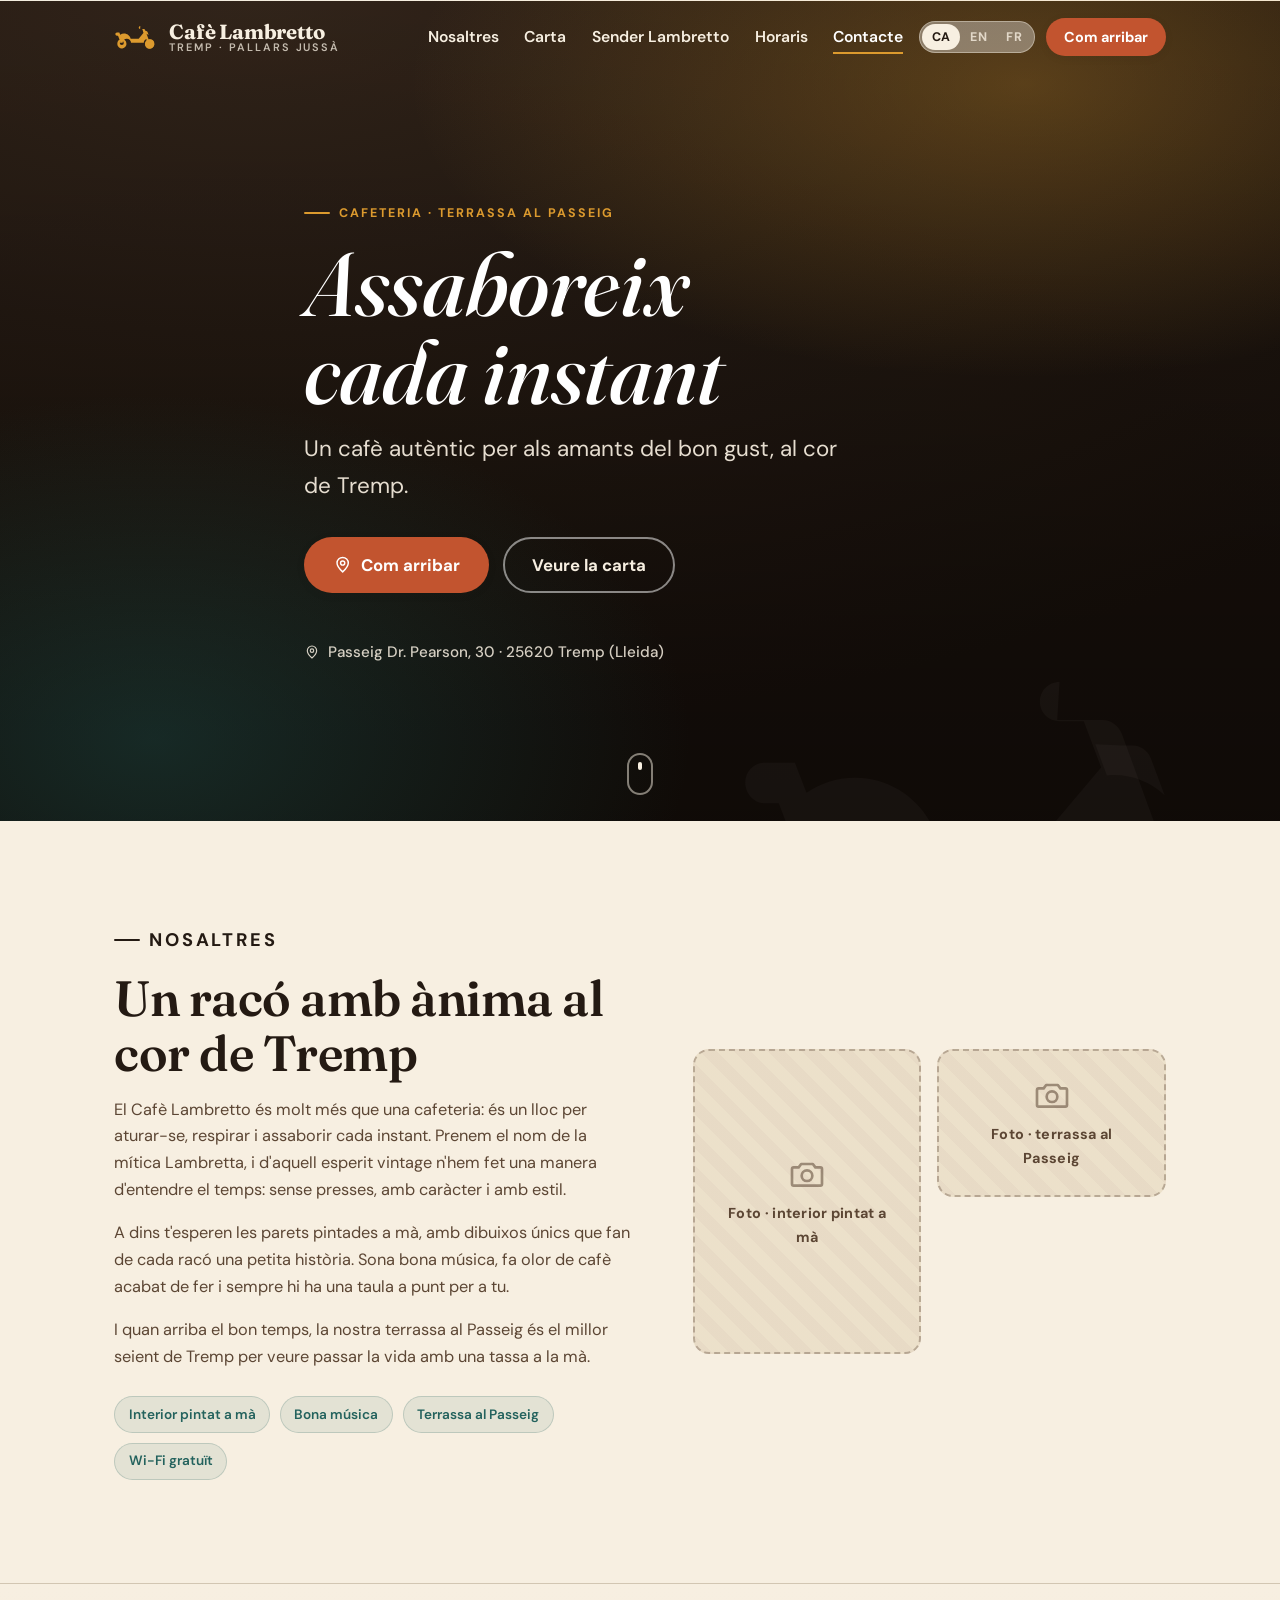
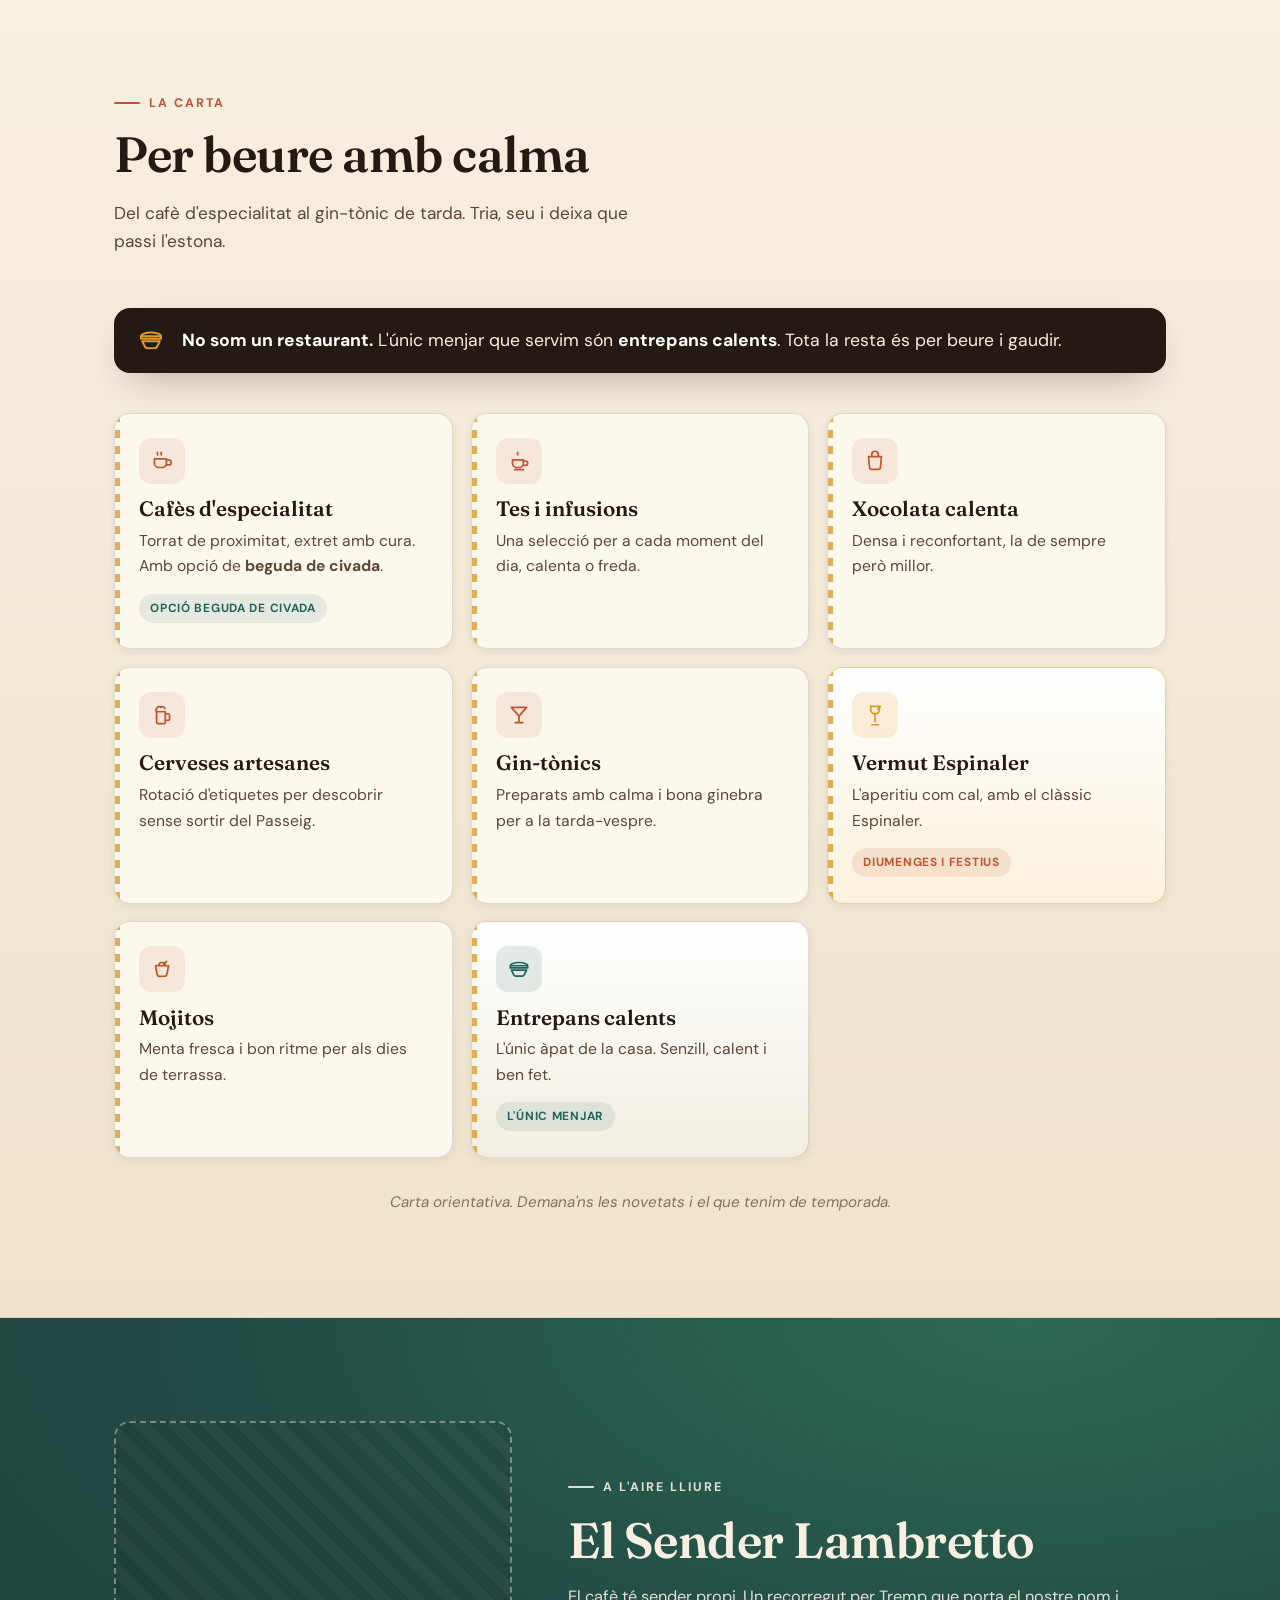
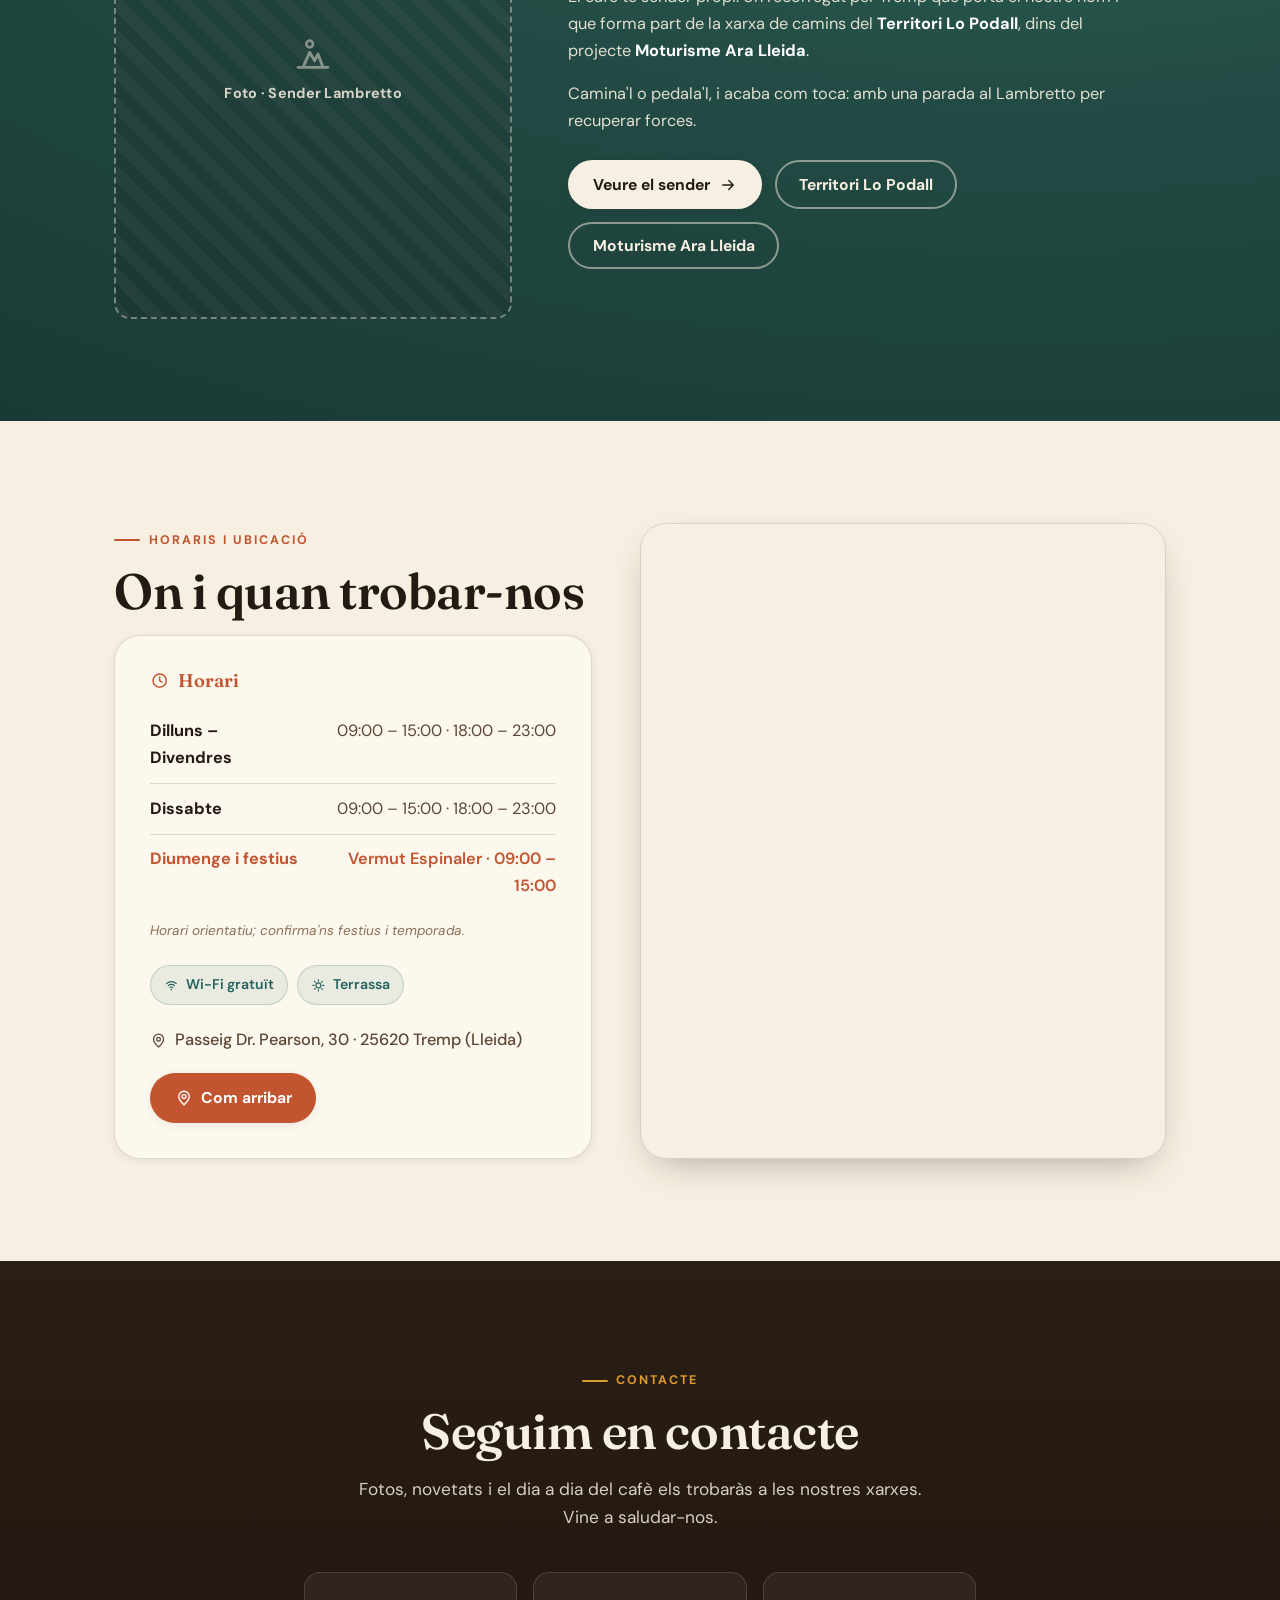
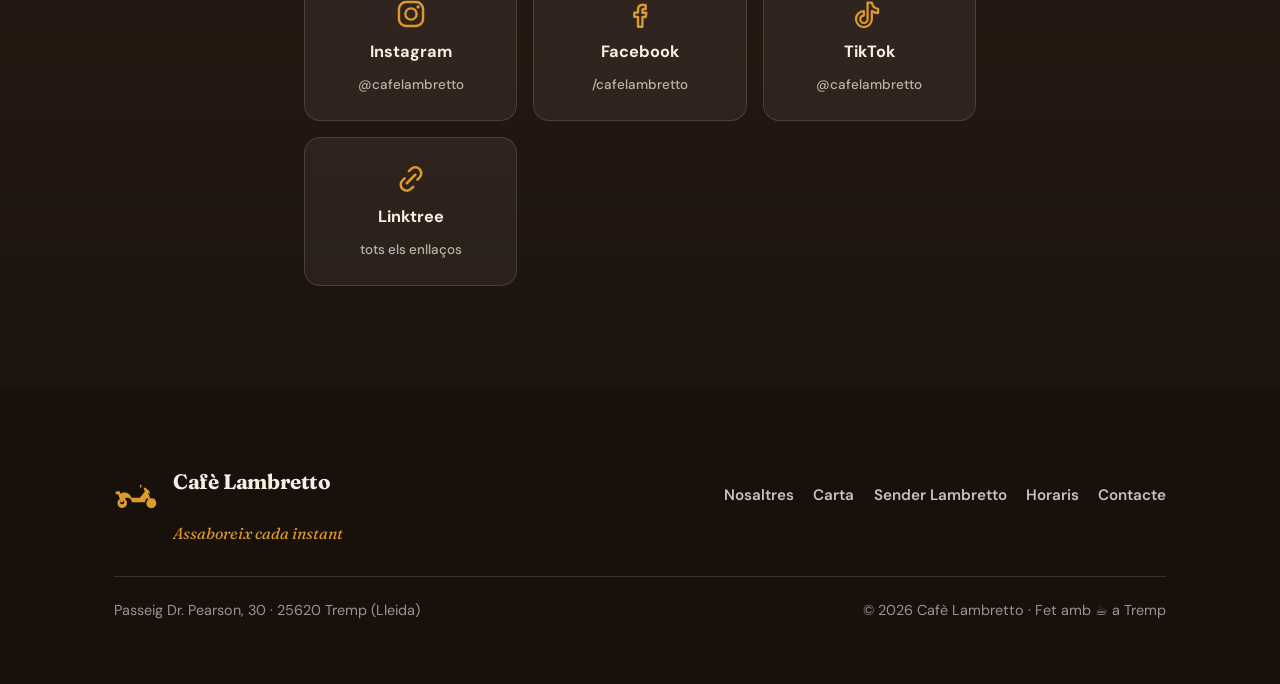
<file: index.html>
<!doctype html>
<html lang="ca">
<head>
  <meta charset="utf-8" />
  <meta name="viewport" content="width=device-width, initial-scale=1" />

  <!-- ============================================================
       PRIMARY SEO  ·  Catalan (idioma principal)
       Paraules clau locals: "cafeteria Tremp", "cafè Pallars Jussà"
       ============================================================ -->
  <title data-i18n="meta.title">Cafè Lambretto · Cafeteria amb terrassa a Tremp (Pallars Jussà)</title>
  <meta name="description" data-i18n="meta.description"
        content="Cafè Lambretto és una cafeteria amb terrassa al Passeig de Tremp (Pallars Jussà). Cafès d'especialitat (amb opció de beguda de civada), tes, gin-tònics, vermut Espinaler i entrepans calents. Assaboreix cada instant." />
  <meta name="keywords" content="cafeteria Tremp, cafè Pallars Jussà, cafè Tremp, terrassa Tremp, cafè d'especialitat Tremp, esmorzars Tremp, gin-tònic Tremp, vermut Tremp" />
  <meta name="author" content="Cafè Lambretto" />
  <meta name="robots" content="index, follow" />
  <meta name="theme-color" content="#221a14" />
  <meta name="geo.region" content="ES-CT" />
  <meta name="geo.placename" content="Tremp, Pallars Jussà, Lleida" />
  <meta name="geo.position" content="42.16656;0.89460" />
  <meta name="ICBM" content="42.16656, 0.89460" />

  <!-- Canonical + alternates per idioma (a punt per a /en/ i /fr/) -->
  <link rel="canonical" href="https://www.cafelambretto.cat/" />
  <link rel="alternate" hreflang="ca" href="https://www.cafelambretto.cat/" />
  <!-- Quan existeixin les versions traduïdes, descomenta:
  <link rel="alternate" hreflang="en" href="https://www.cafelambretto.cat/en/" />
  <link rel="alternate" hreflang="fr" href="https://www.cafelambretto.cat/fr/" />
  -->
  <link rel="alternate" hreflang="x-default" href="https://www.cafelambretto.cat/" />

  <!-- ============================================================
       OPEN GRAPH  ·  per compartir a xarxes socials
       ============================================================ -->
  <meta property="og:type" content="restaurant.restaurant" />
  <meta property="og:site_name" content="Cafè Lambretto" />
  <meta property="og:locale" content="ca_ES" />
  <meta property="og:locale:alternate" content="en_GB" />
  <meta property="og:locale:alternate" content="fr_FR" />
  <meta property="og:title" content="Cafè Lambretto · Cafeteria amb terrassa a Tremp" />
  <meta property="og:description" content="Un cafè autèntic per als amants del bon gust, amb terrassa al Passeig de Tremp. Assaboreix cada instant." />
  <meta property="og:url" content="https://www.cafelambretto.cat/" />
  <meta property="og:image" content="https://www.cafelambretto.cat/assets/img/og-image.png" />
  <meta property="og:image:width" content="1200" />
  <meta property="og:image:height" content="630" />
  <meta property="og:image:alt" content="Cafè Lambretto — cafeteria a Tremp, Pallars Jussà" />

  <!-- Twitter / X -->
  <meta name="twitter:card" content="summary_large_image" />
  <meta name="twitter:title" content="Cafè Lambretto · Cafeteria amb terrassa a Tremp" />
  <meta name="twitter:description" content="Un cafè autèntic per als amants del bon gust, amb terrassa al Passeig de Tremp. Assaboreix cada instant." />
  <meta name="twitter:image" content="https://www.cafelambretto.cat/assets/img/og-image.png" />

  <!-- Favicons -->
  <link rel="icon" href="assets/img/favicon.svg" type="image/svg+xml" />
  <link rel="icon" href="assets/img/favicon-32.png" sizes="32x32" type="image/png" />
  <link rel="apple-touch-icon" href="assets/img/apple-touch-icon.png" />
  <link rel="manifest" href="site.webmanifest" />

  <!-- Fonts (amb caràcter: Fraunces per als títols, DM Sans per al cos) -->
  <link rel="preconnect" href="https://fonts.googleapis.com" />
  <link rel="preconnect" href="https://fonts.gstatic.com" crossorigin />
  <link rel="preload" as="style"
        href="https://fonts.googleapis.com/css2?family=DM+Sans:opsz,wght@9..40,400;9..40,500;9..40,700&family=Fraunces:ital,opsz,wght@0,9..144,400;0,9..144,500;0,9..144,600;0,9..144,700;1,9..144,400;1,9..144,500;1,9..144,600&display=swap" />
  <link rel="stylesheet"
        href="https://fonts.googleapis.com/css2?family=DM+Sans:opsz,wght@9..40,400;9..40,500;9..40,700&family=Fraunces:ital,opsz,wght@0,9..144,400;0,9..144,500;0,9..144,600;0,9..144,700;1,9..144,400;1,9..144,500;1,9..144,600&display=swap" />

  <link rel="stylesheet" href="assets/css/styles.css" />

  <!-- ============================================================
       SCHEMA.ORG  ·  CafeOrCoffeeShop (SEO local)
       ⚠️ Revisa telèfon i horaris marcats "PER CONFIRMAR".
       ============================================================ -->
  <script type="application/ld+json">
  {
    "@context": "https://schema.org",
    "@type": "CafeOrCoffeeShop",
    "@id": "https://www.cafelambretto.cat/#cafe",
    "name": "Cafè Lambretto",
    "slogan": "Assaboreix cada instant",
    "description": "Cafeteria amb terrassa al Passeig de Tremp (Pallars Jussà). Cafès d'especialitat, tes i infusions, xocolata calenta, cerveses artesanes, gin-tònics, vermut Espinaler, mojitos i entrepans calents.",
    "url": "https://www.cafelambretto.cat/",
    "image": "https://www.cafelambretto.cat/assets/img/og-image.png",
    "logo": "https://www.cafelambretto.cat/assets/img/favicon.svg",
    "priceRange": "€€",
    "servesCuisine": ["Cafeteria", "Cafès d'especialitat", "Entrepans"],
    "currenciesAccepted": "EUR",
    "paymentAccepted": "Efectiu, Targeta",
    "telephone": "+34-642-42-04-42",
    "address": {
      "@type": "PostalAddress",
      "streetAddress": "Passeig Dr. Pearson, 30",
      "addressLocality": "Tremp",
      "addressRegion": "Lleida",
      "postalCode": "25620",
      "addressCountry": "ES"
    },
    "geo": {
      "@type": "GeoCoordinates",
      "latitude": 42.16656,
      "longitude": 0.89460
    },
    "hasMap": "https://www.google.com/maps/search/?api=1&query=Caf%C3%A8+Lambretto+Passeig+Dr.+Pearson+30+Tremp",
    "amenityFeature": [
      { "@type": "LocationFeatureSpecification", "name": "Terrassa", "value": true },
      { "@type": "LocationFeatureSpecification", "name": "Wi-Fi gratuït", "value": true }
    ],
    "openingHoursSpecification": [
      {
        "@type": "OpeningHoursSpecification",
        "dayOfWeek": ["Monday", "Tuesday", "Wednesday", "Thursday", "Friday", "Saturday", "Sunday"],
        "opens": "09:00",
        "closes": "15:00"
      },
      {
        "@type": "OpeningHoursSpecification",
        "dayOfWeek": ["Monday", "Tuesday", "Wednesday", "Thursday", "Friday", "Saturday", "Sunday"],
        "opens": "18:00",
        "closes": "23:00"
      }
    ],
    "sameAs": [
      "https://www.instagram.com/cafelambretto",
      "https://www.facebook.com/cafelambretto",
      "https://www.tiktok.com/@cafelambretto",
      "https://linktr.ee/cafelambretto"
    ]
  }
  </script>
</head>

<body>
  <a class="skip-link" href="#inici" data-i18n="a11y.skip">Vés al contingut</a>

  <!-- =========================== HEADER =========================== -->
  <header class="site-header" id="siteHeader">
    <div class="container header-inner">
      <a class="brand" href="#inici" aria-label="Cafè Lambretto — inici">
        <svg class="brand__mark" viewBox="0 0 48 48" aria-hidden="true" focusable="false">
          <use href="#icon-scooter" />
        </svg>
        <span class="brand__text">
          <span class="brand__name">Cafè Lambretto</span>
          <span class="brand__tag" data-i18n="brand.tag">Tremp · Pallars Jussà</span>
        </span>
      </a>

      <nav class="main-nav" id="mainNav" aria-label="Menú principal">
        <ul class="main-nav__list">
          <li><a href="#nosaltres" data-i18n="nav.about">Nosaltres</a></li>
          <li><a href="#carta" data-i18n="nav.menu">Carta</a></li>
          <li><a href="#sender" data-i18n="nav.trail">Sender Lambretto</a></li>
          <li><a href="#horaris" data-i18n="nav.hours">Horaris</a></li>
          <li><a href="#contacte" data-i18n="nav.contact">Contacte</a></li>
        </ul>
      </nav>

      <div class="header-actions">
        <div class="lang-switch" role="group" aria-label="Idioma / Language / Langue">
          <button type="button" class="lang-switch__btn is-active" data-lang="ca" lang="ca" aria-pressed="true">CA</button>
          <button type="button" class="lang-switch__btn" data-lang="en" lang="en" aria-pressed="false">EN</button>
          <button type="button" class="lang-switch__btn" data-lang="fr" lang="fr" aria-pressed="false">FR</button>
        </div>

        <a class="btn btn--primary btn--sm header-cta"
           href="https://www.google.com/maps/dir/?api=1&destination=Caf%C3%A8%20Lambretto%2C%20Passeig%20Dr.%20Pearson%2C%2030%2C%2025620%20Tremp"
           target="_blank" rel="noopener" data-i18n="cta.directions">Com arribar</a>

        <button type="button" class="nav-toggle" id="navToggle" aria-expanded="false" aria-controls="mainNav">
          <span class="nav-toggle__box" aria-hidden="true"><span class="nav-toggle__bar"></span></span>
          <span class="sr-only" data-i18n="a11y.menu">Obre el menú</span>
        </button>
      </div>
    </div>
  </header>

  <main>
    <!-- =========================== HERO =========================== -->
    <section class="hero" id="inici">
      <div class="hero__bg" aria-hidden="true">
        <!-- 🖼️ FOTO PRINCIPAL: quan la tinguis, afegeix una imatge de la
             terrassa/local i descomenta la línia següent (i baixa l'opacitat
             dels degradats a .hero__bg si cal). Recomanat: 2000px d'ample. -->
        <!-- <img class="hero__photo" src="assets/img/terrassa_01.jpg" alt="" /> -->
        <svg class="hero__scooter" viewBox="0 0 220 120" aria-hidden="true"><use href="#icon-scooter-full" /></svg>
      </div>

      <div class="container hero__inner">
        <p class="eyebrow eyebrow--light" data-i18n="hero.eyebrow">Cafeteria · Terrassa al Passeig</p>
        <h1 class="hero__slogan"><em data-i18n="hero.slogan">Assaboreix cada instant</em></h1>
        <p class="hero__sub" data-i18n="hero.sub">
          Un cafè autèntic per als amants del bon gust, al cor de Tremp.
        </p>
        <div class="hero__cta">
          <a class="btn btn--primary btn--lg"
             href="https://www.google.com/maps/dir/?api=1&destination=Caf%C3%A8%20Lambretto%2C%20Passeig%20Dr.%20Pearson%2C%2030%2C%2025620%20Tremp"
             target="_blank" rel="noopener">
            <svg class="btn__icon" viewBox="0 0 24 24" aria-hidden="true"><use href="#icon-pin" /></svg>
            <span data-i18n="cta.directions">Com arribar</span>
          </a>
          <a class="btn btn--ghost btn--lg" href="#carta" data-i18n="cta.menu">Veure la carta</a>
        </div>
        <p class="hero__addr">
          <svg class="inline-icon" viewBox="0 0 24 24" aria-hidden="true"><use href="#icon-pin" /></svg>
          Passeig Dr. Pearson, 30 · 25620 Tremp (Lleida)
        </p>
      </div>

      <a class="hero__scroll" href="#nosaltres" aria-label="Baixa">
        <span class="hero__scroll-dot"></span>
      </a>
    </section>

    <!-- =========================== SOBRE NOSALTRES =========================== -->
    <section class="section section--about" id="nosaltres">
      <div class="container about">
        <div class="about__text reveal">
          <p class="eyebrow" data-i18n="about.eyebrow">Nosaltres</p>
          <h2 class="section__title" data-i18n="about.title">Un racó amb ànima al cor de Tremp</h2>
          <p data-i18n="about.p1">
            El Cafè Lambretto és molt més que una cafeteria: és un lloc per aturar-se, respirar
            i assaborir cada instant. Prenem el nom de la mítica Lambretta, i d'aquell esperit
            vintage n'hem fet una manera d'entendre el temps: sense presses, amb caràcter i amb estil.
          </p>
          <p data-i18n="about.p2">
            A dins t'esperen les parets pintades a mà, amb dibuixos únics que fan de cada racó una
            petita història. Sona bona música, fa olor de cafè acabat de fer i sempre hi ha una taula
            a punt per a tu.
          </p>
          <p data-i18n="about.p3">
            I quan arriba el bon temps, la nostra terrassa al Passeig és el millor seient de Tremp per
            veure passar la vida amb una tassa a la mà.
          </p>
          <ul class="about__chips" aria-label="Ambient">
            <li data-i18n="about.chip1">Interior pintat a mà</li>
            <li data-i18n="about.chip2">Bona música</li>
            <li data-i18n="about.chip3">Terrassa al Passeig</li>
            <li data-i18n="about.chip4">Wi-Fi gratuït</li>
          </ul>
        </div>

        <div class="about__media reveal">
          <!-- 🖼️ FOTO: interior pintat a mà (recomanat vertical) -->
          <figure class="ph ph--tall" data-photo="interior_01">
            <svg class="ph__icon" viewBox="0 0 24 24" aria-hidden="true"><use href="#icon-camera" /></svg>
            <figcaption class="ph__label" data-i18n="ph.interior">Foto · interior pintat a mà</figcaption>
          </figure>
          <figure class="ph ph--wide" data-photo="terrassa_01">
            <svg class="ph__icon" viewBox="0 0 24 24" aria-hidden="true"><use href="#icon-camera" /></svg>
            <figcaption class="ph__label" data-i18n="ph.terrace">Foto · terrassa al Passeig</figcaption>
          </figure>
        </div>
      </div>
    </section>

    <!-- =========================== CARTA =========================== -->
    <section class="section section--menu" id="carta">
      <div class="container">
        <header class="section__head reveal">
          <p class="eyebrow" data-i18n="menu.eyebrow">La carta</p>
          <h2 class="section__title" data-i18n="menu.title">Per beure amb calma</h2>
          <p class="section__intro" data-i18n="menu.intro">
            Del cafè d'especialitat al gin-tònic de tarda. Tria, seu i deixa que passi l'estona.
          </p>
        </header>

        <div class="callout reveal">
          <svg class="callout__icon" viewBox="0 0 24 24" aria-hidden="true"><use href="#icon-sandwich" /></svg>
          <p data-i18n="menu.notice">
            <strong>No som un restaurant.</strong> L'únic menjar que servim són
            <strong>entrepans calents</strong>. Tota la resta és per beure i gaudir.
          </p>
        </div>

        <ul class="menu-grid">
          <li class="menu-card reveal">
            <span class="menu-card__ico" aria-hidden="true"><svg viewBox="0 0 24 24"><use href="#icon-coffee" /></svg></span>
            <h3 data-i18n="menu.coffee.t">Cafès d'especialitat</h3>
            <p data-i18n="menu.coffee.d">Torrat de proximitat, extret amb cura. Amb opció de <strong>beguda de civada</strong>.</p>
            <span class="menu-card__tag" data-i18n="menu.coffee.tag">Opció beguda de civada</span>
          </li>
          <li class="menu-card reveal">
            <span class="menu-card__ico" aria-hidden="true"><svg viewBox="0 0 24 24"><use href="#icon-tea" /></svg></span>
            <h3 data-i18n="menu.tea.t">Tes i infusions</h3>
            <p data-i18n="menu.tea.d">Una selecció per a cada moment del dia, calenta o freda.</p>
          </li>
          <li class="menu-card reveal">
            <span class="menu-card__ico" aria-hidden="true"><svg viewBox="0 0 24 24"><use href="#icon-cup" /></svg></span>
            <h3 data-i18n="menu.choco.t">Xocolata calenta</h3>
            <p data-i18n="menu.choco.d">Densa i reconfortant, la de sempre però millor.</p>
          </li>
          <li class="menu-card reveal">
            <span class="menu-card__ico" aria-hidden="true"><svg viewBox="0 0 24 24"><use href="#icon-beer" /></svg></span>
            <h3 data-i18n="menu.beer.t">Cerveses artesanes</h3>
            <p data-i18n="menu.beer.d">Rotació d'etiquetes per descobrir sense sortir del Passeig.</p>
          </li>
          <li class="menu-card reveal">
            <span class="menu-card__ico" aria-hidden="true"><svg viewBox="0 0 24 24"><use href="#icon-gin" /></svg></span>
            <h3 data-i18n="menu.gin.t">Gin-tònics</h3>
            <p data-i18n="menu.gin.d">Preparats amb calma i bona ginebra per a la tarda-vespre.</p>
          </li>
          <li class="menu-card menu-card--feature reveal">
            <span class="menu-card__ico" aria-hidden="true"><svg viewBox="0 0 24 24"><use href="#icon-vermouth" /></svg></span>
            <h3 data-i18n="menu.vermouth.t">Vermut Espinaler</h3>
            <p data-i18n="menu.vermouth.d">L'aperitiu com cal, amb el clàssic Espinaler.</p>
            <span class="menu-card__tag menu-card__tag--warm" data-i18n="menu.vermouth.tag">Diumenges i festius</span>
          </li>
          <li class="menu-card reveal">
            <span class="menu-card__ico" aria-hidden="true"><svg viewBox="0 0 24 24"><use href="#icon-mojito" /></svg></span>
            <h3 data-i18n="menu.mojito.t">Mojitos</h3>
            <p data-i18n="menu.mojito.d">Menta fresca i bon ritme per als dies de terrassa.</p>
          </li>
          <li class="menu-card menu-card--food reveal">
            <span class="menu-card__ico" aria-hidden="true"><svg viewBox="0 0 24 24"><use href="#icon-sandwich" /></svg></span>
            <h3 data-i18n="menu.food.t">Entrepans calents</h3>
            <p data-i18n="menu.food.d">L'únic àpat de la casa. Senzill, calent i ben fet.</p>
            <span class="menu-card__tag" data-i18n="menu.food.tag">L'únic menjar</span>
          </li>
        </ul>

        <p class="menu-note reveal" data-i18n="menu.foot">
          Carta orientativa. Demana'ns les novetats i el que tenim de temporada.
        </p>
      </div>
    </section>

    <!-- =========================== SENDER LAMBRETTO =========================== -->
    <section class="section section--trail" id="sender">
      <div class="container trail">
        <div class="trail__media reveal">
          <figure class="ph ph--trail" data-photo="sender_01">
            <svg class="ph__icon" viewBox="0 0 24 24" aria-hidden="true"><use href="#icon-trail" /></svg>
            <figcaption class="ph__label" data-i18n="ph.trail">Foto · Sender Lambretto</figcaption>
          </figure>
        </div>
        <div class="trail__text reveal">
          <p class="eyebrow eyebrow--light" data-i18n="trail.eyebrow">A l'aire lliure</p>
          <h2 class="section__title" data-i18n="trail.title">El Sender Lambretto</h2>
          <p data-i18n="trail.p1">
            El cafè té sender propi. Un recorregut per Tremp que porta el nostre nom i que forma part
            de la xarxa de camins del <strong>Territori Lo Podall</strong>, dins del projecte
            <strong>Moturisme Ara Lleida</strong>.
          </p>
          <p data-i18n="trail.p2">
            Camina'l o pedala'l, i acaba com toca: amb una parada al Lambretto per recuperar forces.
          </p>
          <div class="trail__links">
            <a class="btn btn--light" href="https://www.trailforks.com/trails/lambretto/" target="_blank" rel="noopener">
              <span data-i18n="trail.link.route">Veure el sender</span>
              <svg class="btn__icon btn__icon--end" viewBox="0 0 24 24" aria-hidden="true"><use href="#icon-arrow" /></svg>
            </a>
            <a class="btn btn--outline-light" href="https://www.territorilopodall.com/" target="_blank" rel="noopener" data-i18n="trail.link.podall">Territori Lo Podall</a>
            <a class="btn btn--outline-light" href="https://aralleida.cat/" target="_blank" rel="noopener" data-i18n="trail.link.moturisme">Moturisme Ara Lleida</a>
          </div>
        </div>
      </div>
    </section>

    <!-- =========================== HORARIS I UBICACIÓ =========================== -->
    <section class="section section--hours" id="horaris">
      <div class="container hours">
        <div class="hours__info reveal">
          <p class="eyebrow" data-i18n="hours.eyebrow">Horaris i ubicació</p>
          <h2 class="section__title" data-i18n="hours.title">On i quan trobar-nos</h2>

          <div class="hours__card">
            <h3 class="hours__subtitle">
              <svg class="inline-icon" viewBox="0 0 24 24" aria-hidden="true"><use href="#icon-clock" /></svg>
              <span data-i18n="hours.open">Horari</span>
            </h3>
            <!-- ⚠️ HORARI PER CONFIRMAR — ajusta cada dia al teu horari real -->
            <table class="hours__table">
              <tbody>
                <tr><th scope="row" data-i18n="day.monfri">Dilluns – Divendres</th><td>09:00 – 15:00 · 18:00 – 23:00</td></tr>
                <tr><th scope="row" data-i18n="day.sat">Dissabte</th><td>09:00 – 15:00 · 18:00 – 23:00</td></tr>
                <tr class="is-highlight"><th scope="row" data-i18n="day.sun">Diumenge i festius</th><td><span data-i18n="hours.vermouth">Vermut Espinaler</span> · 09:00 – 15:00</td></tr>
              </tbody>
            </table>
            <p class="hours__hint" data-i18n="hours.confirm">Horari orientatiu; confirma'ns festius i temporada.</p>

            <ul class="hours__badges">
              <li><svg class="inline-icon" viewBox="0 0 24 24" aria-hidden="true"><use href="#icon-wifi" /></svg><span data-i18n="hours.wifi">Wi-Fi gratuït</span></li>
              <li><svg class="inline-icon" viewBox="0 0 24 24" aria-hidden="true"><use href="#icon-sun" /></svg><span data-i18n="hours.terrace">Terrassa</span></li>
            </ul>

            <address class="hours__addr">
              <svg class="inline-icon" viewBox="0 0 24 24" aria-hidden="true"><use href="#icon-pin" /></svg>
              Passeig Dr. Pearson, 30 · 25620 Tremp (Lleida)
            </address>
            <a class="btn btn--primary"
               href="https://www.google.com/maps/dir/?api=1&destination=Caf%C3%A8%20Lambretto%2C%20Passeig%20Dr.%20Pearson%2C%2030%2C%2025620%20Tremp"
               target="_blank" rel="noopener">
              <svg class="btn__icon" viewBox="0 0 24 24" aria-hidden="true"><use href="#icon-pin" /></svg>
              <span data-i18n="cta.directions">Com arribar</span>
            </a>
          </div>
        </div>

        <div class="hours__map reveal">
          <iframe
            title="Mapa · Cafè Lambretto, Tremp"
            src="https://www.google.com/maps?q=Caf%C3%A8+Lambretto,+Passeig+Dr.+Pearson,+30,+25620+Tremp,+Lleida&output=embed"
            width="600" height="450" style="border:0" loading="lazy"
            referrerpolicy="no-referrer-when-downgrade" allowfullscreen></iframe>
        </div>
      </div>
    </section>

    <!-- =========================== CONTACTE / XARXES =========================== -->
    <section class="section section--contact" id="contacte">
      <div class="container contact">
        <p class="eyebrow eyebrow--light" data-i18n="contact.eyebrow">Contacte</p>
        <h2 class="section__title" data-i18n="contact.title">Seguim en contacte</h2>
        <p class="contact__intro" data-i18n="contact.intro">
          Fotos, novetats i el dia a dia del cafè els trobaràs a les nostres xarxes. Vine a saludar-nos.
        </p>

        <div class="social">
          <a class="social__link" href="https://www.instagram.com/cafelambretto" target="_blank" rel="noopener">
            <svg class="social__icon" viewBox="0 0 24 24" aria-hidden="true"><use href="#icon-instagram" /></svg>
            <span>Instagram</span><span class="social__handle">@cafelambretto</span>
          </a>
          <a class="social__link" href="https://www.facebook.com/cafelambretto" target="_blank" rel="noopener">
            <svg class="social__icon" viewBox="0 0 24 24" aria-hidden="true"><use href="#icon-facebook" /></svg>
            <span>Facebook</span><span class="social__handle">/cafelambretto</span>
          </a>
          <a class="social__link" href="https://www.tiktok.com/@cafelambretto" target="_blank" rel="noopener">
            <svg class="social__icon" viewBox="0 0 24 24" aria-hidden="true"><use href="#icon-tiktok" /></svg>
            <span>TikTok</span><span class="social__handle">@cafelambretto</span>
          </a>
          <a class="social__link" href="https://linktr.ee/cafelambretto" target="_blank" rel="noopener">
            <svg class="social__icon" viewBox="0 0 24 24" aria-hidden="true"><use href="#icon-link" /></svg>
            <span>Linktree</span><span class="social__handle">tots els enllaços</span>
          </a>
        </div>
      </div>
    </section>
  </main>

  <!-- =========================== FOOTER =========================== -->
  <footer class="site-footer">
    <div class="container footer-inner">
      <div class="footer-brand">
        <svg class="brand__mark" viewBox="0 0 48 48" aria-hidden="true"><use href="#icon-scooter" /></svg>
        <div>
          <p class="brand__name">Cafè Lambretto</p>
          <p class="footer-slogan" data-i18n="hero.slogan">Assaboreix cada instant</p>
        </div>
      </div>

      <nav class="footer-nav" aria-label="Peu de pàgina">
        <a href="#nosaltres" data-i18n="nav.about">Nosaltres</a>
        <a href="#carta" data-i18n="nav.menu">Carta</a>
        <a href="#sender" data-i18n="nav.trail">Sender Lambretto</a>
        <a href="#horaris" data-i18n="nav.hours">Horaris</a>
        <a href="#contacte" data-i18n="nav.contact">Contacte</a>
      </nav>

      <div class="footer-meta">
        <address>Passeig Dr. Pearson, 30 · 25620 Tremp (Lleida)</address>
        <p class="footer-copy">© <span id="year">2026</span> Cafè Lambretto · <span data-i18n="footer.made">Fet amb ☕ a Tremp</span></p>
      </div>
    </div>
  </footer>

  <!-- =========================== SPRITE D'ICONES (SVG) =========================== -->
  <svg width="0" height="0" style="position:absolute" aria-hidden="true" focusable="false">
    <defs>
      <!-- Scooter (marca) -->
      <g id="icon-scooter">
        <path fill="currentColor" d="M13.5 30.5a5 5 0 1 1-9.9 1 5 5 0 0 1 9.9-1Zm-5 2.2a2.2 2.2 0 1 0 0-4.4 2.2 2.2 0 0 0 0 4.4Z"/>
        <path fill="currentColor" d="M44 30.5a5 5 0 1 1-9.9 1 5 5 0 0 1 9.9-1Zm-5 2.2a2.2 2.2 0 1 0 0-4.4 2.2 2.2 0 0 0 0 4.4Z"/>
        <path fill="currentColor" d="M28.7 12c-1 0-1.7.8-1.7 1.7 0 1 .8 1.7 1.7 1.7h2.1l1.5 4-5.4 6.4h-8.7c-.9-3.2-3.8-5.5-7.2-5.5-1.6 0-3 .5-4.2 1.3l-1-2.6H3.2c-1 0-1.7.8-1.7 1.7 0 1 .8 1.8 1.7 1.8h1.2l2.4 6.3a7.5 7.5 0 0 0-.2 1.6h2.8c0-2.5 2-4.6 4.6-4.6s4.6 2 4.6 4.6h13.9c0-1.9 1.1-3.5 2.7-4.2l.6 1.6c-1.2.9-2 2.4-2 4a5 5 0 1 0 5-5c-.3 0-.6 0-.9.1l-3.8-10.4c-.3-.7-.9-1.2-1.7-1.2h-3.9Z"/>
        <path fill="currentColor" d="M34 17.5l-2.2-.1 1 2.7c1.9-.2 3.7.5 5 1.7l-1.2-3.2c-.3-.7-.9-1.1-1.6-1.1Z"/>
      </g>
      <!-- Scooter gran (hero watermark) — reutilitza la silueta -->
      <g id="icon-scooter-full">
        <g transform="translate(6 4) scale(4.1)">
          <use href="#icon-scooter" />
        </g>
      </g>

      <symbol id="icon-pin" viewBox="0 0 24 24"><path fill="none" stroke="currentColor" stroke-width="1.8" stroke-linecap="round" stroke-linejoin="round" d="M12 21s7-6.3 7-11a7 7 0 1 0-14 0c0 4.7 7 11 7 11Z"/><circle cx="12" cy="10" r="2.6" fill="none" stroke="currentColor" stroke-width="1.8"/></symbol>
      <symbol id="icon-arrow" viewBox="0 0 24 24"><path fill="none" stroke="currentColor" stroke-width="1.8" stroke-linecap="round" stroke-linejoin="round" d="M5 12h14M13 6l6 6-6 6"/></symbol>
      <symbol id="icon-clock" viewBox="0 0 24 24"><circle cx="12" cy="12" r="8.2" fill="none" stroke="currentColor" stroke-width="1.8"/><path fill="none" stroke="currentColor" stroke-width="1.8" stroke-linecap="round" d="M12 7.5V12l3 2"/></symbol>
      <symbol id="icon-wifi" viewBox="0 0 24 24"><path fill="none" stroke="currentColor" stroke-width="1.8" stroke-linecap="round" d="M4 9a12 12 0 0 1 16 0M7 12.5a7 7 0 0 1 10 0M9.6 15.8a3 3 0 0 1 4.8 0"/><circle cx="12" cy="19" r="1.3" fill="currentColor"/></symbol>
      <symbol id="icon-sun" viewBox="0 0 24 24"><circle cx="12" cy="12" r="4" fill="none" stroke="currentColor" stroke-width="1.8"/><path fill="none" stroke="currentColor" stroke-width="1.8" stroke-linecap="round" d="M12 3v2M12 19v2M3 12h2M19 12h2M5.6 5.6l1.4 1.4M17 17l1.4 1.4M18.4 5.6 17 7M7 17l-1.4 1.4"/></symbol>
      <symbol id="icon-camera" viewBox="0 0 24 24"><path fill="none" stroke="currentColor" stroke-width="1.6" stroke-linejoin="round" d="M4 8h3l1.5-2h7L17 8h3a1 1 0 0 1 1 1v9a1 1 0 0 1-1 1H4a1 1 0 0 1-1-1V9a1 1 0 0 1 1-1Z"/><circle cx="12" cy="13" r="3.2" fill="none" stroke="currentColor" stroke-width="1.6"/></symbol>
      <symbol id="icon-trail" viewBox="0 0 24 24"><path fill="none" stroke="currentColor" stroke-width="1.7" stroke-linecap="round" stroke-linejoin="round" d="M3 20h18M6 20l4-9 3 5 2-4 3 8"/><circle cx="10" cy="6" r="2" fill="none" stroke="currentColor" stroke-width="1.7"/></symbol>
      <symbol id="icon-coffee" viewBox="0 0 24 24"><path fill="none" stroke="currentColor" stroke-width="1.6" stroke-linecap="round" stroke-linejoin="round" d="M5 10h11v4a4 4 0 0 1-4 4H9a4 4 0 0 1-4-4v-4ZM16 11h2.2a2.3 2.3 0 0 1 0 4.6H16M8 4c-.6.8-.6 1.6 0 2.4M11.5 4c-.6.8-.6 1.6 0 2.4"/></symbol>
      <symbol id="icon-tea" viewBox="0 0 24 24"><path fill="none" stroke="currentColor" stroke-width="1.6" stroke-linecap="round" stroke-linejoin="round" d="M6 11h10v3a4 4 0 0 1-4 4H10a4 4 0 0 1-4-4v-3ZM16 12h2a2 2 0 0 1 0 4h-2M8 20h8M11 4c-.6.7-.6 1.5 0 2.2"/></symbol>
      <symbol id="icon-cup" viewBox="0 0 24 24"><path fill="none" stroke="currentColor" stroke-width="1.6" stroke-linecap="round" stroke-linejoin="round" d="M6 8h12l-1 10a2 2 0 0 1-2 1.8H9A2 2 0 0 1 7 18L6 8ZM9 8V6a3 3 0 0 1 6 0v2"/></symbol>
      <symbol id="icon-beer" viewBox="0 0 24 24"><path fill="none" stroke="currentColor" stroke-width="1.6" stroke-linecap="round" stroke-linejoin="round" d="M7 9h8v10a1 1 0 0 1-1 1H8a1 1 0 0 1-1-1V9ZM15 11h2.5A1.5 1.5 0 0 1 19 12.5v3A1.5 1.5 0 0 1 17.5 17H15M7 9a2 2 0 0 1 .3-3.2A2.2 2.2 0 0 1 11 5a2 2 0 0 1 3.5 1.2"/></symbol>
      <symbol id="icon-gin" viewBox="0 0 24 24"><path fill="none" stroke="currentColor" stroke-width="1.6" stroke-linecap="round" stroke-linejoin="round" d="M5 5h14l-7 8-7-8ZM12 13v6M8.5 19h7"/></symbol>
      <symbol id="icon-vermouth" viewBox="0 0 24 24"><path fill="none" stroke="currentColor" stroke-width="1.6" stroke-linecap="round" stroke-linejoin="round" d="M8 4h8v3a4 4 0 0 1-8 0V4ZM12 11v7M9 21h6"/><path fill="none" stroke="currentColor" stroke-width="1.6" stroke-linecap="round" d="M14.5 6.5 17 4"/></symbol>
      <symbol id="icon-mojito" viewBox="0 0 24 24"><path fill="none" stroke="currentColor" stroke-width="1.6" stroke-linecap="round" stroke-linejoin="round" d="M6 9h12l-1.5 8a2 2 0 0 1-2 1.7H9.5a2 2 0 0 1-2-1.7L6 9ZM9 9c0-2 1.5-3 3-3s3 1 3 3M16 5l-3 4"/></symbol>
      <symbol id="icon-sandwich" viewBox="0 0 24 24"><path fill="none" stroke="currentColor" stroke-width="1.6" stroke-linecap="round" stroke-linejoin="round" d="M4 9c0-1.6 3.6-3 8-3s8 1.4 8 3H4ZM4 9h16v2H4zM5 13h14l-2.2 4.4a2 2 0 0 1-1.8 1.1H9a2 2 0 0 1-1.8-1.1L5 13Z"/></symbol>
      <symbol id="icon-link" viewBox="0 0 24 24"><path fill="none" stroke="currentColor" stroke-width="1.8" stroke-linecap="round" stroke-linejoin="round" d="M9 15l6-6M10.5 6.5 12 5a4 4 0 0 1 6 6l-1.5 1.5M13.5 17.5 12 19a4 4 0 0 1-6-6l1.5-1.5"/></symbol>
      <symbol id="icon-instagram" viewBox="0 0 24 24"><rect x="3.5" y="3.5" width="17" height="17" rx="5" fill="none" stroke="currentColor" stroke-width="1.7"/><circle cx="12" cy="12" r="4" fill="none" stroke="currentColor" stroke-width="1.7"/><circle cx="17" cy="7" r="1.2" fill="currentColor"/></symbol>
      <symbol id="icon-facebook" viewBox="0 0 24 24"><path fill="none" stroke="currentColor" stroke-width="1.7" stroke-linecap="round" stroke-linejoin="round" d="M14.5 8.5H16V5.7C15.5 5.6 14.7 5.5 14 5.5c-2 0-3.4 1.2-3.4 3.5v2H8v3h2.6V21h3.1v-6.9H16l.5-3h-2.8V9.3c0-.6.3-.8 1-.8Z"/></symbol>
      <symbol id="icon-tiktok" viewBox="0 0 24 24"><path fill="none" stroke="currentColor" stroke-width="1.6" stroke-linecap="round" stroke-linejoin="round" d="M14 4c.4 2.4 1.9 4 4.4 4.3v3c-1.6 0-3.1-.5-4.4-1.4v5.7A5.6 5.6 0 1 1 8.4 10v3.1a2.6 2.6 0 1 0 2.6 2.6V4H14Z"/></symbol>
    </defs>
  </svg>

  <script src="assets/js/i18n.js" defer></script>
  <script src="assets/js/main.js" defer></script>
</body>
</html>
</file>
<file: assets/css/styles.css>
/* =====================================================================
   Cafè Lambretto — full stylesheet
   Aesthetic: warm, artisanal, vintage (evoking the Lambretta scooter).
   Mobile-first · lightweight · no framework.
   Palette + type are driven by CSS custom properties below.
   ===================================================================== */

/* ---------- Design tokens ---------- */
:root {
  /* Warm vintage palette */
  --cream:        #f7efe1;   /* page background (paper) */
  --cream-2:      #efe3cd;   /* alt surfaces */
  --card:         #fdf8ee;   /* cards */
  --espresso:     #241a13;   /* darkest brown — text & dark sections */
  --coffee:       #5c4634;   /* muted brown text */
  --coffee-soft:  #8a7059;   /* secondary muted */
  --terracotta:   #c2542f;   /* PRIMARY accent / CTA */
  --terracotta-d: #a5401f;   /* hover */
  --teal:         #23625d;   /* SECONDARY accent (scooter teal) */
  --teal-d:       #1a4b47;
  --mustard:      #dc9a2e;   /* highlight */
  --cream-line:   rgba(36, 26, 19, 0.14);
  --shadow-sm: 0 2px 8px rgba(36, 26, 19, .08);
  --shadow-md: 0 14px 40px -18px rgba(36, 26, 19, .45);
  --shadow-lg: 0 30px 70px -30px rgba(36, 26, 19, .55);

  /* Type */
  --font-display: "Fraunces", "Georgia", "Times New Roman", serif;
  --font-body: "DM Sans", system-ui, -apple-system, "Segoe UI", Roboto, sans-serif;

  /* Rhythm */
  --container: 1140px;
  --gutter: clamp(1.15rem, 4vw, 2.75rem);
  --section-y: clamp(3.75rem, 8vw, 7rem);
  --radius: 16px;
  --radius-lg: 26px;
}

/* ---------- Reset-ish ---------- */
*, *::before, *::after { box-sizing: border-box; }
html { scroll-behavior: smooth; -webkit-text-size-adjust: 100%; }
@media (prefers-reduced-motion: reduce) { html { scroll-behavior: auto; } }

body {
  margin: 0;
  font-family: var(--font-body);
  font-size: 1.02rem;
  line-height: 1.65;
  color: var(--espresso);
  background-color: var(--cream);
  /* Subtle paper texture with warm radial glows */
  background-image:
    radial-gradient(120% 60% at 100% 0%, rgba(220, 154, 46, .10), transparent 60%),
    radial-gradient(100% 50% at 0% 20%, rgba(35, 98, 93, .07), transparent 55%);
  background-attachment: fixed;
  -webkit-font-smoothing: antialiased;
  text-rendering: optimizeLegibility;
  overflow-x: hidden;
}

img, svg, iframe { max-width: 100%; }
a { color: inherit; }
h1, h2, h3 { font-family: var(--font-display); font-weight: 600; line-height: 1.1; }

/* ---------- Utilities ---------- */
.container { width: 100%; max-width: var(--container); margin-inline: auto; padding-inline: var(--gutter); }
.sr-only {
  position: absolute; width: 1px; height: 1px; padding: 0; margin: -1px;
  overflow: hidden; clip: rect(0 0 0 0); white-space: nowrap; border: 0;
}
.skip-link {
  position: absolute; left: 1rem; top: -3rem; z-index: 200;
  background: var(--espresso); color: var(--cream);
  padding: .6rem 1rem; border-radius: 0 0 10px 10px; text-decoration: none;
  transition: top .2s ease;
}
.skip-link:focus { top: 0; }

:where(a, button, iframe, [tabindex]):focus-visible {
  outline: 3px solid var(--teal);
  outline-offset: 3px;
  border-radius: 6px;
}

.eyebrow {
  display: inline-flex; align-items: center; gap: .55rem;
  font-family: var(--font-body);
  font-size: .78rem; font-weight: 700; letter-spacing: .16em; text-transform: uppercase;
  color: var(--terracotta); margin: 0 0 .85rem;
}
.eyebrow::before { content: ""; width: 26px; height: 2px; background: currentColor; border-radius: 2px; }
.eyebrow--light { color: var(--mustard); }

.section__title {
  font-size: clamp(1.9rem, 4.5vw, 3.1rem);
  margin: 0 0 1rem; letter-spacing: -.01em;
}
.section__intro { color: var(--coffee); max-width: 46ch; font-size: 1.08rem; }
.inline-icon { width: 1.05em; height: 1.05em; vertical-align: -.18em; flex: none; }

/* ---------- Buttons ---------- */
.btn {
  --btn-bg: var(--terracotta);
  --btn-fg: #fff;
  display: inline-flex; align-items: center; justify-content: center; gap: .5rem;
  font-family: var(--font-body); font-weight: 700; font-size: .98rem; line-height: 1;
  padding: .85rem 1.4rem; border-radius: 999px; border: 2px solid transparent;
  background: var(--btn-bg); color: var(--btn-fg);
  text-decoration: none; cursor: pointer; white-space: nowrap;
  transition: transform .15s ease, box-shadow .2s ease, background-color .2s ease, color .2s ease, border-color .2s ease;
  box-shadow: var(--shadow-sm);
}
.btn:hover { transform: translateY(-2px); box-shadow: var(--shadow-md); }
.btn:active { transform: translateY(0); }
.btn__icon { width: 1.15em; height: 1.15em; }
.btn__icon--end { margin-left: .1rem; }
.btn--primary { --btn-bg: var(--terracotta); }
.btn--primary:hover { background: var(--terracotta-d); }
.btn--sm { padding: .6rem 1rem; font-size: .9rem; }
.btn--lg { padding: 1rem 1.7rem; font-size: 1.05rem; }
.btn--ghost { background: transparent; color: var(--cream); border-color: rgba(255,255,255,.5); box-shadow: none; }
.btn--ghost:hover { background: rgba(255,255,255,.12); border-color: #fff; }
.btn--light { --btn-bg: var(--cream); --btn-fg: var(--espresso); }
.btn--light:hover { background: #fff; }
.btn--outline-light { background: transparent; color: var(--cream); border-color: rgba(247,239,225,.5); box-shadow: none; }
.btn--outline-light:hover { background: rgba(247,239,225,.12); border-color: var(--cream); }

/* =====================================================================
   HEADER
   ===================================================================== */
.site-header {
  position: sticky; top: 0; z-index: 100;
  background: transparent;
  transition: background-color .35s ease, box-shadow .35s ease, border-color .35s ease;
  border-bottom: 1px solid transparent;
}
.site-header.is-scrolled {
  background: rgba(247, 239, 225, .92);
  backdrop-filter: blur(12px);
  border-bottom-color: var(--cream-line);
  box-shadow: 0 8px 24px -20px rgba(36,26,19,.6);
}
.header-inner { display: flex; align-items: center; gap: 1rem; min-height: 74px; }

.brand { display: inline-flex; align-items: center; gap: .7rem; text-decoration: none; color: var(--espresso); margin-right: auto; }
.brand__mark { width: 44px; height: 44px; color: var(--terracotta); flex: none; }
.brand__text { display: flex; flex-direction: column; line-height: 1.05; }
.brand__name { font-family: var(--font-display); font-weight: 700; font-size: 1.28rem; letter-spacing: -.01em; white-space: nowrap; }
.brand__tag { font-size: .68rem; letter-spacing: .18em; text-transform: uppercase; color: var(--coffee-soft); font-weight: 600; white-space: nowrap; }

/* Header colour when over the (dark) hero, before scroll */
.site-header:not(.is-scrolled) .brand,
.site-header:not(.is-scrolled) .main-nav__list a,
.site-header:not(.is-scrolled) .nav-toggle { color: var(--cream); }
.site-header:not(.is-scrolled) .brand__mark { color: var(--mustard); }
.site-header:not(.is-scrolled) .brand__tag { color: rgba(247,239,225,.75); }
.site-header:not(.is-scrolled) .lang-switch { border-color: rgba(247,239,225,.4); }
.site-header:not(.is-scrolled) .lang-switch__btn { color: rgba(247,239,225,.8); }
.site-header:not(.is-scrolled) .lang-switch__btn.is-active { color: var(--espresso); background: var(--cream); }

.main-nav__list { display: flex; align-items: center; gap: 1.6rem; list-style: none; margin: 0; padding: 0; }
.main-nav__list a {
  text-decoration: none; font-weight: 600; font-size: .98rem; color: var(--coffee);
  position: relative; padding: .35rem 0; transition: color .2s ease;
}
.main-nav__list a::after {
  content: ""; position: absolute; left: 0; right: 0; bottom: -2px; height: 2px;
  background: var(--terracotta); transform: scaleX(0); transform-origin: left; transition: transform .25s ease;
}
.main-nav__list a:hover, .main-nav__list a.is-active { color: var(--terracotta); }
.main-nav__list a:hover::after, .main-nav__list a.is-active::after { transform: scaleX(1); }
.site-header:not(.is-scrolled) .main-nav__list a:hover,
.site-header:not(.is-scrolled) .main-nav__list a.is-active { color: #fff; }
.site-header:not(.is-scrolled) .main-nav__list a::after { background: var(--mustard); }

.header-actions { display: flex; align-items: center; gap: .7rem; }
.lang-switch { display: inline-flex; border: 1px solid var(--cream-line); border-radius: 999px; padding: 2px; background: rgba(255,255,255,.35); }
.lang-switch__btn {
  border: 0; background: transparent; cursor: pointer;
  font-family: var(--font-body); font-weight: 700; font-size: .78rem; letter-spacing: .04em;
  color: var(--coffee); padding: .32rem .6rem; border-radius: 999px; transition: background-color .2s, color .2s;
}
.lang-switch__btn.is-active { background: var(--espresso); color: var(--cream); }

.nav-toggle { display: none; border: 0; background: transparent; cursor: pointer; padding: .4rem; color: var(--espresso); }
.nav-toggle__box { display: block; width: 26px; height: 18px; position: relative; }
.nav-toggle__bar, .nav-toggle__bar::before, .nav-toggle__bar::after {
  content: ""; position: absolute; left: 0; width: 26px; height: 2.5px; background: currentColor; border-radius: 2px; transition: transform .25s ease, opacity .2s ease, top .25s ease;
}
.nav-toggle__bar { top: 50%; transform: translateY(-50%); }
.nav-toggle__bar::before { top: -8px; }
.nav-toggle__bar::after { top: 8px; }
.nav-toggle[aria-expanded="true"] .nav-toggle__bar { background: transparent; }
.nav-toggle[aria-expanded="true"] .nav-toggle__bar::before { top: 0; transform: rotate(45deg); }
.nav-toggle[aria-expanded="true"] .nav-toggle__bar::after { top: 0; transform: rotate(-45deg); }

/* =====================================================================
   HERO
   ===================================================================== */
.hero {
  position: relative; isolation: isolate;
  min-height: min(92vh, 820px);
  display: flex; align-items: center;
  padding: clamp(6rem, 14vh, 9rem) 0 clamp(4rem, 8vh, 6rem);
  color: var(--cream);
  margin-top: -74px; /* slide under the sticky transparent header */
  overflow: hidden;
}
.hero__bg { position: absolute; inset: 0; z-index: -2; background:
    radial-gradient(120% 90% at 20% 0%, #3a2a1e 0%, #2a1e15 45%, #1c130d 100%);
}
.hero__bg::after { /* warm vignette + subtle grain via gradients */
  content: ""; position: absolute; inset: 0;
  background:
    radial-gradient(80% 60% at 80% 10%, rgba(220,154,46,.30), transparent 60%),
    radial-gradient(70% 70% at 12% 90%, rgba(35,98,93,.35), transparent 60%),
    linear-gradient(180deg, rgba(0,0,0,.15), rgba(0,0,0,.45));
}
.hero__photo { position: absolute; inset: 0; width: 100%; height: 100%; object-fit: cover; opacity: .55; z-index: -1; }
.hero__scooter {
  position: absolute; right: -4%; bottom: -6%; width: min(58vw, 620px); height: auto;
  color: rgba(247, 239, 225, .06); z-index: -1; pointer-events: none;
}

.hero__inner { position: relative; max-width: 760px; }
.hero__slogan { font-size: clamp(2.8rem, 9vw, 5.6rem); margin: .2rem 0 1rem; line-height: .98; text-wrap: balance; }
.hero__slogan em { font-style: italic; font-weight: 500; color: #fff; }
.hero__sub { font-size: clamp(1.1rem, 2.4vw, 1.4rem); max-width: 34ch; color: rgba(247,239,225,.92); margin: 0 0 2rem; }
.hero__cta { display: flex; flex-wrap: wrap; gap: .9rem; margin-bottom: 2rem; }
.hero__addr { display: inline-flex; align-items: center; gap: .5rem; font-size: .95rem; color: rgba(247,239,225,.85); font-weight: 500; }

.hero__scroll { position: absolute; left: 50%; bottom: 1.6rem; transform: translateX(-50%); width: 26px; height: 42px; border: 2px solid rgba(247,239,225,.5); border-radius: 999px; display: grid; place-items: start center; padding-top: 7px; }
.hero__scroll-dot { width: 4px; height: 8px; border-radius: 2px; background: var(--cream); animation: scrolldot 1.6s ease-in-out infinite; }
@keyframes scrolldot { 0%,100% { transform: translateY(0); opacity: 1; } 50% { transform: translateY(9px); opacity: .3; } }
@media (prefers-reduced-motion: reduce) { .hero__scroll-dot { animation: none; } }

/* =====================================================================
   SECTIONS — generic
   ===================================================================== */
.section { padding-block: var(--section-y); position: relative; }
.section__head { max-width: 640px; margin-bottom: clamp(2rem, 5vw, 3.25rem); }

/* Placeholders (photo slots) */
.ph {
  margin: 0; border-radius: var(--radius);
  background:
    repeating-linear-gradient(45deg, rgba(92,70,52,.05) 0 12px, rgba(92,70,52,.02) 12px 24px),
    var(--cream-2);
  border: 2px dashed rgba(92,70,52,.35);
  display: grid; place-content: center; gap: .5rem; text-align: center;
  color: var(--coffee); padding: 1.5rem; aspect-ratio: 4 / 3;
}
.ph__icon { width: 40px; height: 40px; opacity: .55; justify-self: center; }
.ph__label { font-weight: 700; font-size: .9rem; letter-spacing: .02em; }
.ph--tall { aspect-ratio: 3 / 4; }
.ph--wide { aspect-ratio: 16 / 10; }
.ph--trail { aspect-ratio: 4 / 5; border-color: rgba(247,239,225,.4); color: rgba(247,239,225,.85); background:
    repeating-linear-gradient(45deg, rgba(247,239,225,.06) 0 12px, rgba(247,239,225,.02) 12px 24px),
    rgba(0,0,0,.15); }

/* Real-photo replacement for a placeholder (see assets/img/PHOTOS.md) */
.ph-photo { margin: 0; border-radius: var(--radius); overflow: hidden; box-shadow: var(--shadow-md); }
.ph-photo img { display: block; width: 100%; height: 100%; object-fit: cover; }

/* ---------- About ---------- */
.section--about { background: var(--cream); }
.about { display: grid; gap: clamp(2rem, 5vw, 3.5rem); align-items: center; }
.about__text p { color: var(--coffee); margin: 0 0 1rem; max-width: 60ch; }
.about__text p:first-of-type { font-size: 1.14rem; color: var(--espresso); }
.about__chips { display: flex; flex-wrap: wrap; gap: .6rem; list-style: none; padding: 0; margin: 1.6rem 0 0; }
.about__chips li {
  font-size: .85rem; font-weight: 600; color: var(--teal);
  background: rgba(35,98,93,.09); border: 1px solid rgba(35,98,93,.2);
  padding: .4rem .85rem; border-radius: 999px;
}
.about__media { display: grid; grid-template-columns: 1fr 1fr; gap: 1rem; }
.about__media .ph--tall { grid-row: span 2; }
.about__media .ph--wide { align-self: end; }

/* ---------- Menu ---------- */
.section--menu {
  background:
    linear-gradient(180deg, var(--cream), var(--cream-2) 100%);
  border-top: 1px solid var(--cream-line);
  border-bottom: 1px solid var(--cream-line);
}
.callout {
  display: flex; align-items: center; gap: 1rem;
  background: var(--espresso); color: var(--cream);
  border-radius: var(--radius); padding: 1.1rem 1.4rem;
  margin-bottom: 2.5rem; box-shadow: var(--shadow-md);
}
.callout__icon { width: 30px; height: 30px; color: var(--mustard); flex: none; }
.callout p { margin: 0; font-size: 1.02rem; }
.callout strong { color: #fff; }

.menu-grid { list-style: none; padding: 0; margin: 0; display: grid; gap: 1.1rem; grid-template-columns: 1fr; }
.menu-card {
  position: relative; background: var(--card); border: 1px solid var(--cream-line);
  border-radius: var(--radius); padding: 1.5rem 1.5rem 1.6rem;
  box-shadow: var(--shadow-sm); transition: transform .2s ease, box-shadow .2s ease, border-color .2s ease;
  overflow: hidden;
}
.menu-card::before { /* perforated ticket edge accent */
  content: ""; position: absolute; left: 0; top: 0; bottom: 0; width: 5px;
  background: repeating-linear-gradient(var(--mustard) 0 8px, transparent 8px 16px);
  opacity: .8;
}
.menu-card:hover { transform: translateY(-4px); box-shadow: var(--shadow-md); border-color: rgba(194,84,47,.4); }
.menu-card__ico { display: inline-grid; place-items: center; width: 46px; height: 46px; border-radius: 12px; background: rgba(194,84,47,.1); color: var(--terracotta); margin-bottom: .9rem; }
.menu-card__ico svg { width: 26px; height: 26px; }
.menu-card h3 { font-size: 1.3rem; margin: 0 0 .4rem; }
.menu-card p { margin: 0; color: var(--coffee); font-size: .98rem; }
.menu-card__tag {
  display: inline-block; margin-top: .9rem;
  font-size: .74rem; font-weight: 700; letter-spacing: .06em; text-transform: uppercase;
  color: var(--teal); background: rgba(35,98,93,.1); padding: .3rem .7rem; border-radius: 999px;
}
.menu-card__tag--warm { color: var(--terracotta); background: rgba(194,84,47,.12); }
.menu-card--feature { background: linear-gradient(180deg, #fff, #fbf1dd); border-color: rgba(220,154,46,.45); }
.menu-card--feature .menu-card__ico { background: rgba(220,154,46,.16); color: var(--mustard); }
.menu-card--food { background: linear-gradient(180deg, #fff, #f2ede1); }
.menu-card--food .menu-card__ico { background: rgba(35,98,93,.12); color: var(--teal); }
.menu-note { text-align: center; color: var(--coffee-soft); font-size: .95rem; margin: 2rem 0 0; font-style: italic; }

/* ---------- Trail (Sender) ---------- */
.section--trail { background: radial-gradient(140% 120% at 80% 0%, #2c6a54 0%, #234b45 45%, #1a3a35 100%); color: var(--cream); }
.trail { display: grid; gap: clamp(2rem, 5vw, 3.5rem); align-items: center; }
.trail__text p { color: rgba(247,239,225,.9); margin: 0 0 1rem; max-width: 52ch; }
.trail__text strong { color: #fff; }
.trail__links { display: flex; flex-wrap: wrap; gap: .8rem; margin-top: 1.6rem; }

/* ---------- Hours & Location ---------- */
.section--hours { background: var(--cream); }
.hours { display: grid; gap: clamp(1.8rem, 4vw, 3rem); align-items: stretch; }
.hours__card { background: var(--card); border: 1px solid var(--cream-line); border-radius: var(--radius-lg); padding: clamp(1.5rem, 3vw, 2.2rem); box-shadow: var(--shadow-sm); }
.hours__subtitle { display: flex; align-items: center; gap: .5rem; font-size: 1.15rem; margin: 0 0 1rem; color: var(--terracotta); }
.hours__table { width: 100%; border-collapse: collapse; }
.hours__table th, .hours__table td { text-align: left; padding: .7rem 0; border-bottom: 1px solid var(--cream-line); vertical-align: top; }
.hours__table th { font-weight: 700; color: var(--espresso); font-family: var(--font-body); padding-right: 1rem; }
.hours__table td { color: var(--coffee); text-align: right; }
.hours__table tr:last-child th, .hours__table tr:last-child td { border-bottom: 0; }
.hours__table .is-highlight th { color: var(--terracotta); }
.hours__table .is-highlight td { color: var(--terracotta); font-weight: 600; }
.hours__hint { font-size: .85rem; color: var(--coffee-soft); font-style: italic; margin: .6rem 0 1.4rem; }
.hours__badges { display: flex; flex-wrap: wrap; gap: .6rem; list-style: none; padding: 0; margin: 0 0 1.4rem; }
.hours__badges li { display: inline-flex; align-items: center; gap: .45rem; font-weight: 600; font-size: .88rem; color: var(--teal); background: rgba(35,98,93,.09); border: 1px solid rgba(35,98,93,.2); padding: .45rem .8rem; border-radius: 999px; }
.hours__addr { display: flex; align-items: center; gap: .5rem; font-style: normal; color: var(--coffee); margin-bottom: 1.2rem; font-weight: 500; }
.hours__map { border-radius: var(--radius-lg); overflow: hidden; box-shadow: var(--shadow-md); border: 1px solid var(--cream-line); min-height: 340px; }
.hours__map iframe { display: block; width: 100%; height: 100%; min-height: 340px; }

/* ---------- Contact / Social ---------- */
.section--contact { background: linear-gradient(180deg, #2a1e15, #1c130d); color: var(--cream); text-align: center; }
.contact { max-width: 760px; margin-inline: auto; }
.contact .eyebrow { justify-content: center; }
.contact__intro { color: rgba(247,239,225,.85); max-width: 48ch; margin: 0 auto 2.5rem; font-size: 1.08rem; }
.social { display: grid; grid-template-columns: repeat(auto-fit, minmax(160px, 1fr)); gap: 1rem; }
.social__link {
  display: flex; flex-direction: column; align-items: center; gap: .5rem;
  padding: 1.5rem 1rem; border-radius: var(--radius);
  background: rgba(247,239,225,.06); border: 1px solid rgba(247,239,225,.14);
  text-decoration: none; color: var(--cream); font-weight: 700;
  transition: transform .2s ease, background-color .2s ease, border-color .2s ease;
}
.social__link:hover { transform: translateY(-4px); background: rgba(247,239,225,.12); border-color: var(--mustard); }
.social__icon { width: 34px; height: 34px; color: var(--mustard); }
.social__handle { font-weight: 500; font-size: .84rem; color: rgba(247,239,225,.7); }

/* =====================================================================
   FOOTER
   ===================================================================== */
.site-footer { background: #17100b; color: rgba(247,239,225,.8); padding-block: clamp(2.5rem, 5vw, 3.5rem); }
.footer-inner { display: grid; gap: 1.8rem; }
.footer-brand { display: flex; align-items: center; gap: .8rem; }
.footer-brand .brand__mark { color: var(--mustard); width: 46px; height: 46px; }
.footer-brand .brand__name { color: var(--cream); font-size: 1.3rem; }
.footer-slogan { margin: 0; font-family: var(--font-display); font-style: italic; color: var(--mustard); font-size: 1rem; }
.footer-nav { display: flex; flex-wrap: wrap; gap: 1.2rem; }
.footer-nav a { text-decoration: none; color: rgba(247,239,225,.8); font-weight: 600; font-size: .95rem; transition: color .2s; }
.footer-nav a:hover { color: var(--mustard); }
.footer-meta { color: rgba(247,239,225,.6); font-size: .9rem; }
.footer-meta address { font-style: normal; margin-bottom: .3rem; }
.footer-copy { margin: 0; }

/* =====================================================================
   REVEAL ANIMATION
   ===================================================================== */
.reveal { opacity: 0; transform: translateY(22px); transition: opacity .7s ease, transform .7s ease; }
.reveal.is-visible { opacity: 1; transform: none; }
@media (prefers-reduced-motion: reduce) { .reveal { opacity: 1; transform: none; transition: none; } }

/* =====================================================================
   RESPONSIVE  —  tablet & up
   ===================================================================== */
@media (min-width: 620px) {
  .menu-grid { grid-template-columns: repeat(2, 1fr); }
}

@media (min-width: 900px) {
  .about { grid-template-columns: 1.05fr .95fr; }
  .about--reverse { direction: rtl; }
  .menu-grid { grid-template-columns: repeat(3, 1fr); }
  .callout p { font-size: 1.1rem; }
  .trail { grid-template-columns: .8fr 1.2fr; }
  .hours { grid-template-columns: 1fr 1.1fr; }
  .footer-inner { grid-template-columns: 1fr auto; align-items: center; grid-template-areas: "brand nav" "meta meta"; }
  .footer-brand { grid-area: brand; }
  .footer-nav { grid-area: nav; justify-content: flex-end; }
  .footer-meta { grid-area: meta; border-top: 1px solid rgba(247,239,225,.14); padding-top: 1.4rem; display: flex; justify-content: space-between; flex-wrap: wrap; gap: .5rem; }
}

/* =====================================================================
   MOBILE NAV  —  below 860px the nav collapses into a drawer
   ===================================================================== */
@media (max-width: 860px) {
  .nav-toggle { display: inline-flex; order: 3; }
  .header-cta { display: none; }
  .main-nav {
    position: fixed; inset: 0 0 0 auto; width: min(82vw, 340px);
    background: var(--espresso); color: var(--cream);
    transform: translateX(100%); transition: transform .3s ease;
    padding: 6rem 2rem 2rem; box-shadow: var(--shadow-lg); z-index: 90;
  }
  .main-nav.is-open { transform: translateX(0); }
  .main-nav__list { flex-direction: column; align-items: flex-start; gap: .3rem; }
  .main-nav__list a { color: var(--cream); font-size: 1.25rem; padding: .7rem 0; width: 100%; border-bottom: 1px solid rgba(247,239,225,.12); }
  .main-nav__list a::after { display: none; }
  /* keep the hamburger dark-on-light readable once scrolled */
  .site-header.is-scrolled .nav-toggle { color: var(--espresso); }
  .nav-backdrop {
    position: fixed; inset: 0; background: rgba(23,16,11,.55); z-index: 80;
    opacity: 0; visibility: hidden; transition: opacity .3s ease, visibility .3s ease;
  }
  .nav-backdrop.is-open { opacity: 1; visibility: visible; }
  body.nav-open { overflow: hidden; }
}

@media (max-width: 400px) {
  .brand__tag { display: none; }
  .lang-switch__btn { padding: .3rem .48rem; }
}
</file>
